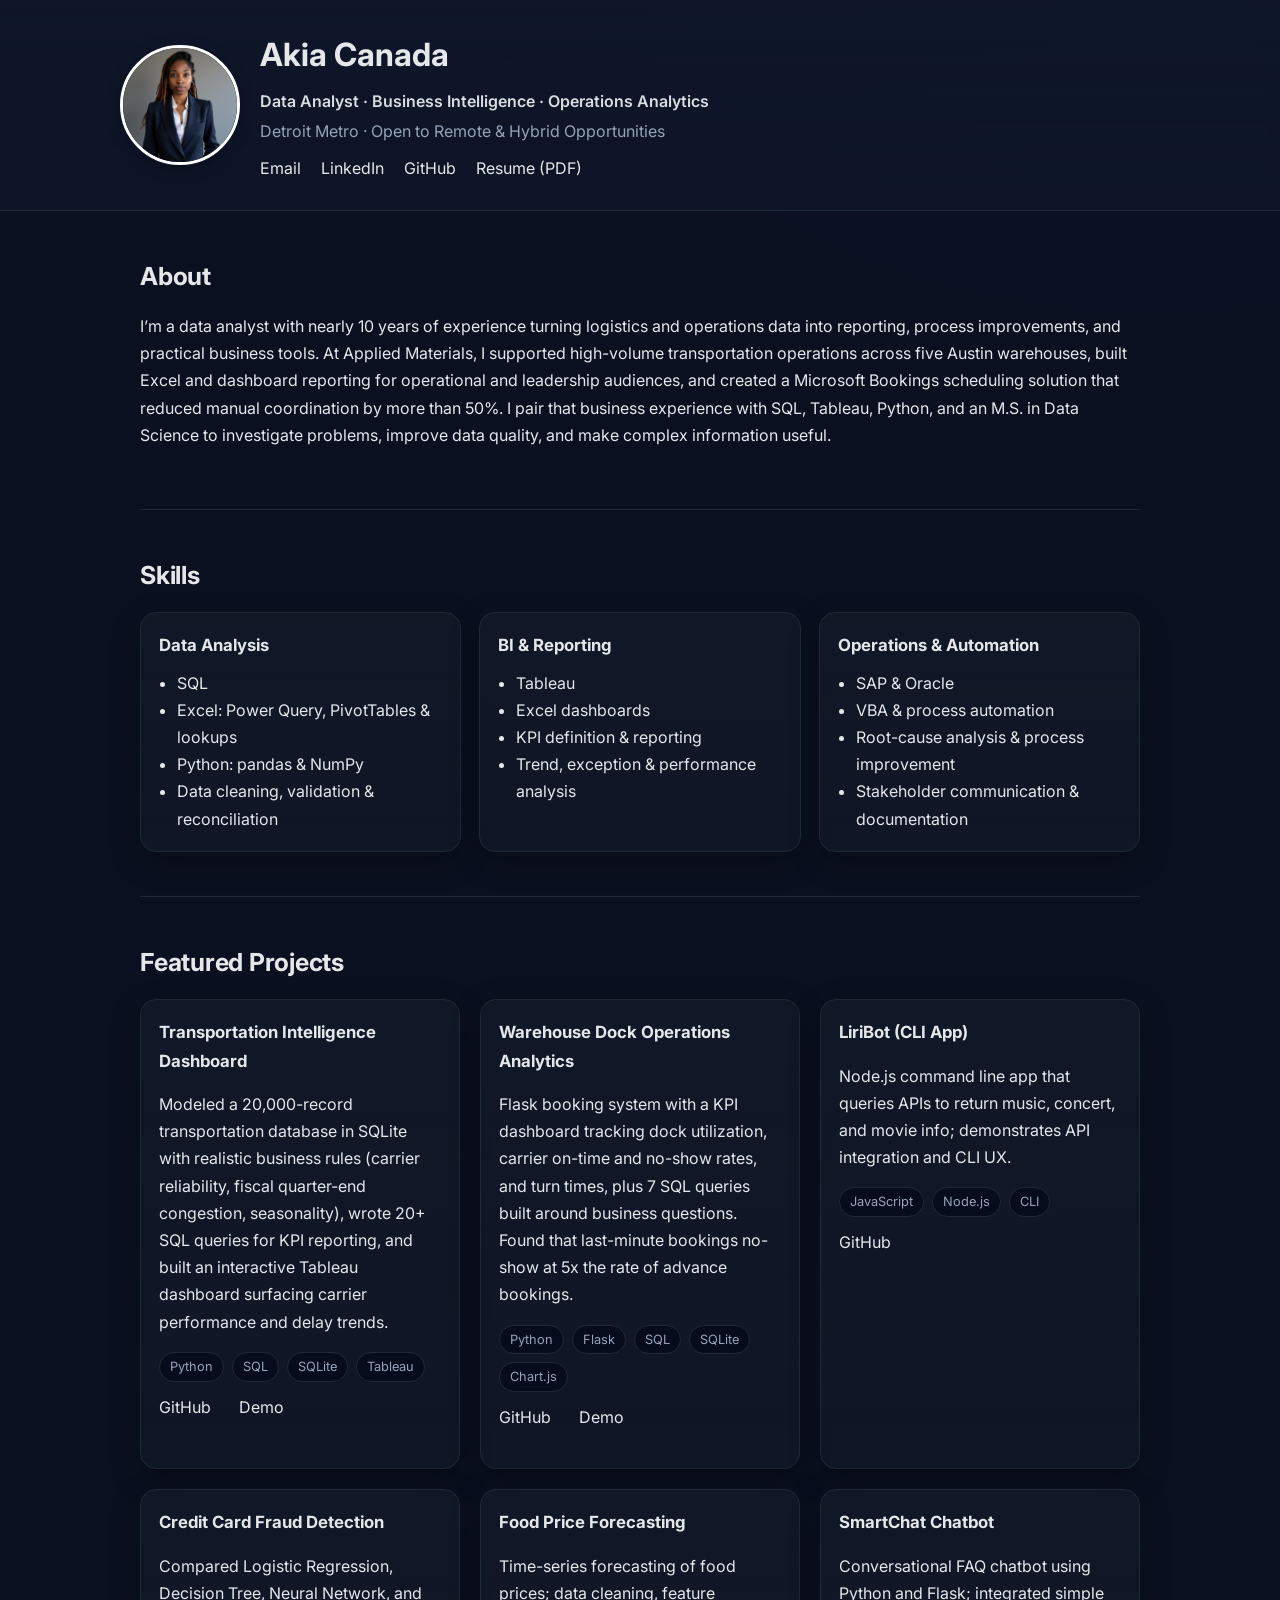
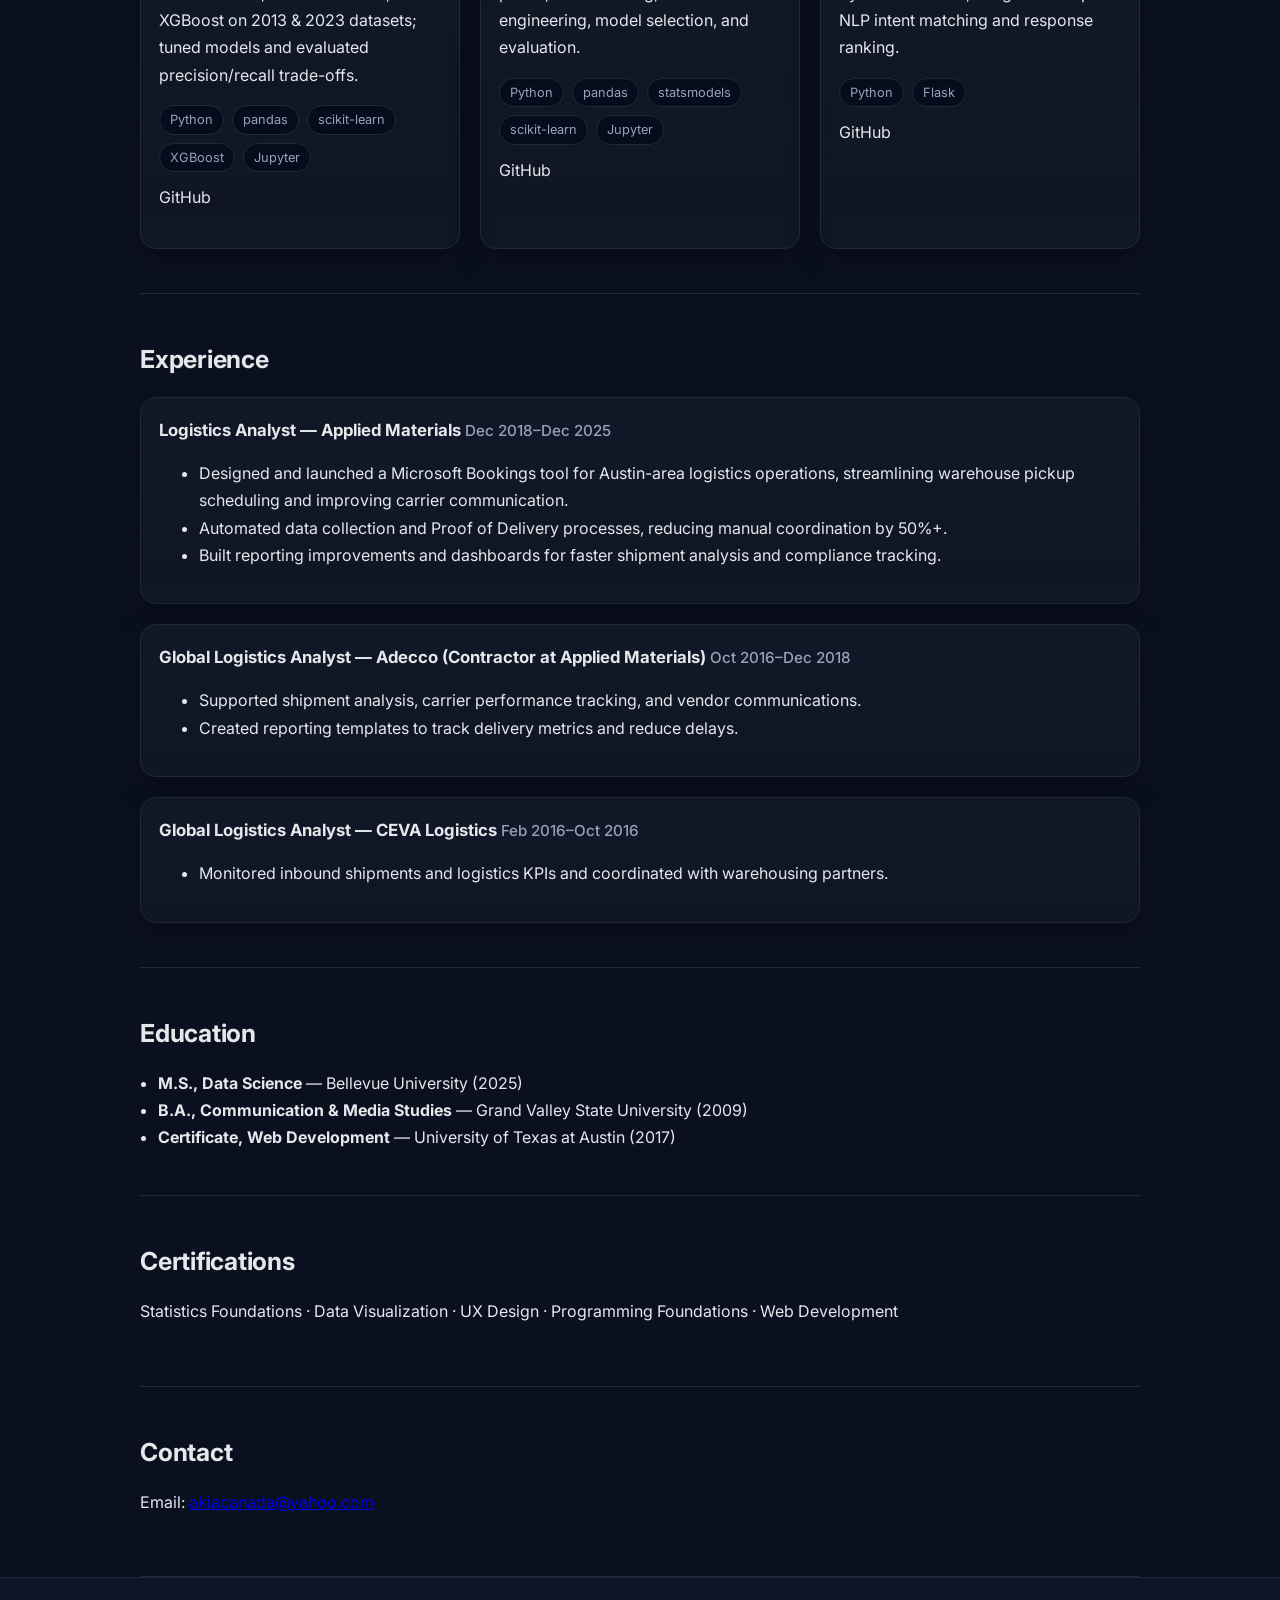
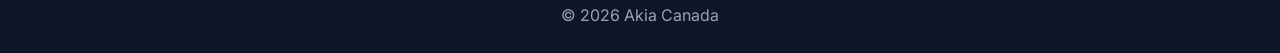
<file: index.html>
<!doctype html>
<html lang="en">
<head>
  <meta charset="utf-8">
  <meta name="viewport" content="width=device-width, initial-scale=1">
  <title>Akia Canada — Data Analyst & Business Intelligence Portfolio</title>
  <meta name="description" content="Akia Canada — Data Analyst specializing in business intelligence, operations analytics, reporting, and process improvement.">
  <meta property="og:title" content="Akia Canada — Data Analyst & Business Intelligence Portfolio">
  <meta property="og:description" content="Analytics projects, business intelligence skills, logistics experience, and contact information.">
  <meta property="og:type" content="website">
  <meta name="theme-color" content="#0f172a">
  <link rel="preconnect" href="https://fonts.gstatic.com" crossorigin>
  <link rel="preconnect" href="https://fonts.googleapis.com">
  <link href="https://fonts.googleapis.com/css2?family=Inter:wght@400;500;600;700&family=Fira+Mono:wght@400;500&display=swap" rel="stylesheet">
  <link rel="stylesheet" href="styles.css">
</head>
<body>
  <header class="site-header">
    <div class="container header-inner">
      <div class="header-container">
        <img src="profile.jpg" alt="Akia Canada" class="profile-photo">
        <div class="header-text">
          <h1>Akia Canada</h1>
          <p class="subtitle">Data Analyst · Business Intelligence · Operations Analytics</p>
          <p class="meta">Detroit Metro · Open to Remote &amp; Hybrid Opportunities</p>
          <nav class="links">
            <a href="mailto:akiacanada@yahoo.com" aria-label="Email Akia">Email</a>
            <a href="https://www.linkedin.com/in/akia-canada" target="_blank" rel="noopener">LinkedIn</a>
            <a href="https://github.com/akiacanada" target="_blank" rel="noopener">GitHub</a>
            <a href="Resume_Akia_Canada.pdf" target="_blank" rel="noopener">Resume (PDF)</a>
          </nav>
        </div>
      </div>
    </div>
  </header>

  <main class="container">
    <section id="about">
      <h2>About</h2>
      <p>
        I’m a data analyst with nearly 10 years of experience turning logistics and operations data into
        reporting, process improvements, and practical business tools. At Applied Materials, I supported
        high-volume transportation operations across five Austin warehouses, built Excel and dashboard
        reporting for operational and leadership audiences, and created a Microsoft Bookings scheduling
        solution that reduced manual coordination by more than 50%. I pair that business experience with
        SQL, Tableau, Python, and an M.S. in Data Science to investigate problems, improve data quality,
        and make complex information useful.
      </p>
    </section>

    <section id="skills">
      <h2>Skills</h2>
      <div class="skills-grid">
        <div class="card">
          <h3>Data Analysis</h3>
          <ul>
            <li>SQL</li>
            <li>Excel: Power Query, PivotTables &amp; lookups</li>
            <li>Python: pandas &amp; NumPy</li>
            <li>Data cleaning, validation &amp; reconciliation</li>
          </ul>
        </div>
        <div class="card">
          <h3>BI &amp; Reporting</h3>
          <ul>
            <li>Tableau</li>
            <li>Excel dashboards</li>
            <li>KPI definition &amp; reporting</li>
            <li>Trend, exception &amp; performance analysis</li>
          </ul>
        </div>
        <div class="card">
          <h3>Operations &amp; Automation</h3>
          <ul>
            <li>SAP &amp; Oracle</li>
            <li>VBA &amp; process automation</li>
            <li>Root-cause analysis &amp; process improvement</li>
            <li>Stakeholder communication &amp; documentation</li>
          </ul>
        </div>
      </div>
    </section>

    <section id="projects">
      <h2>Featured Projects</h2>
      <div id="project-grid" class="project-grid" aria-live="polite"></div>
    </section>

    <section id="experience">
      <h2>Experience</h2>
      <article class="role card">
        <h3>Logistics Analyst — Applied Materials <span class="tenure">Dec 2018–Dec 2025</span></h3>
        <ul>
          <li>Designed and launched a Microsoft Bookings tool for Austin-area logistics operations, streamlining warehouse pickup scheduling and improving carrier communication.</li>
          <li>Automated data collection and Proof of Delivery processes, reducing manual coordination by 50%+.</li>
          <li>Built reporting improvements and dashboards for faster shipment analysis and compliance tracking.</li>
        </ul>
      </article>
      <article class="role card">
        <h3>Global Logistics Analyst — Adecco (Contractor at Applied Materials) <span class="tenure">Oct 2016–Dec 2018</span></h3>
        <ul>
          <li>Supported shipment analysis, carrier performance tracking, and vendor communications.</li>
          <li>Created reporting templates to track delivery metrics and reduce delays.</li>
        </ul>
      </article>
      <article class="role card">
        <h3>Global Logistics Analyst — CEVA Logistics <span class="tenure">Feb 2016–Oct 2016</span></h3>
        <ul>
          <li>Monitored inbound shipments and logistics KPIs and coordinated with warehousing partners.</li>
        </ul>
      </article>
    </section>

    <section id="education">
      <h2>Education</h2>
      <ul class="education-list">
        <li><strong>M.S., Data Science</strong> — Bellevue University (2025)</li>
        <li><strong>B.A., Communication &amp; Media Studies</strong> — Grand Valley State University (2009)</li>
        <li><strong>Certificate, Web Development</strong> — University of Texas at Austin (2017)</li>
      </ul>
    </section>

    <section id="certs">
      <h2>Certifications</h2>
      <p>Statistics Foundations · Data Visualization · UX Design · Programming Foundations · Web Development</p>
    </section>

    <section id="contact">
      <h2>Contact</h2>
      <p>Email: <a href="mailto:akiacanada@yahoo.com">akiacanada@yahoo.com</a></p>
    </section>
  </main>

  <footer class="site-footer">
    <div class="container">
      <p>© <span id="year"></span> Akia Canada</p>
    </div>
  </footer>

  <script src="projects.js?v=5"></script>
  <script src="script.js?v=5"></script>
</body>
</html>
</file>
<file: styles.css>
/* Reset & base */
* { box-sizing: border-box; }
html, body { margin: 0; padding: 0; }
:root {
  --bg: #0b1020;
  --panel: #0f172a;
  --panel-2: #111827;
  --text: #e5e7eb;
  --muted: #94a3b8;
  --accent: #60a5fa;
  --border: #1f2937;
}
body {
  font-family: 'Inter', system-ui, -apple-system, Segoe UI, Roboto, Arial, sans-serif;
  line-height: 1.7;
  color: var(--text);
  background: radial-gradient(1200px 600px at 10% -20%, #1e293b 0%, rgba(30,41,59,0) 60%),
              radial-gradient(1000px 600px at 90% 0%, #0b132b 0%, rgba(11,19,43,0) 60%),
              var(--bg);
}

.container { max-width: 1040px; margin: 0 auto; padding: 0 20px; }

.site-header { border-bottom: 1px solid var(--border); background: linear-gradient(180deg, rgba(15,23,42,0.9), rgba(15,23,42,0.6)); backdrop-filter: blur(6px); position: sticky; top: 0; z-index: 10; }
.header-inner { padding: 28px 0; display: flex; align-items: center; }
.id-block h1 { margin: 0; font-size: 2.1rem; letter-spacing: -0.02em; }
.subtitle { margin: 6px 0 2px; font-weight: 600; color: var(--text); opacity: 0.95; }
.meta { margin: 0 0 10px; color: var(--muted); }
.links a { margin-right: 16px; text-decoration: none; color: var(--text); border-bottom: 1px solid transparent; padding-bottom: 2px; }
.links a:hover { border-color: var(--accent); color: var(--accent); }

main section { padding: 44px 0; border-bottom: 1px solid var(--border); }
h2 { font-size: 1.55rem; margin: 0 0 16px; letter-spacing: -0.01em; }
h3 { margin: 0 0 10px; font-size: 1.05rem; }

.card {
  background: linear-gradient(180deg, rgba(17,24,39,0.9), rgba(17,24,39,0.7));
  border: 1px solid var(--border);
  border-radius: 16px;
  padding: 18px;
  box-shadow: 0 10px 30px rgba(0,0,0,0.25);
  transition: transform .15s ease, box-shadow .15s ease, border-color .15s ease;
}
.card:hover { transform: translateY(-2px); border-color: rgba(96,165,250,0.5); }

.skills-grid {
  display: grid;
  grid-template-columns: repeat(auto-fit, minmax(250px, 1fr));
  gap: 18px;
}
.skills-grid ul { margin: 0; padding-left: 18px; }

.project-grid {
  display: grid;
  grid-template-columns: repeat(auto-fit, minmax(280px, 1fr));
  gap: 20px;
}
.badges { margin: 12px 0; display: flex; flex-wrap: wrap; gap: 8px; }
.badge {
  font-size: .8rem;
  border: 1px solid var(--border);
  color: var(--muted);
  border-radius: 999px;
  padding: 3px 10px;
  white-space: nowrap;
  background: rgba(2,6,23,0.6);
}
.card .links { margin-top: 10px; display: flex; gap: 12px; }
.card .links a { text-decoration: none; border-bottom: 1px solid transparent; color: var(--text); }
.card .links a:hover { border-color: var(--accent); color: var(--accent); }

.header-container{
  display:flex;
  align-items:center;
  gap:20px;
}

.profile-photo{
  width:120px;
  height:120px;
  object-fit:cover;
  border-radius:50%;
  border:3px solid #ffffff;
  box-shadow:0 4px 15px rgba(0,0,0,.25);
}

/* tighten spacing inside the text block so it looks balanced */
.header-text h1{ margin:0 }
.header-text .subtitle{ margin:6px 0 2px }
.header-text .meta{ margin:0 0 10px }


.notes { display: grid; gap: 16px; grid-template-columns: repeat(auto-fit, minmax(240px, 1fr)); }
.note h3 { margin-bottom: 6px; }

.role + .role { margin-top: 20px; }
.tenure { font-weight: 500; color: var(--muted); font-size: .95rem; }

.education-list { margin: 0; padding-left: 18px; color: var(--text); }
.education-list strong { color: var(--text); }

.site-footer { padding: 24px 0; background: linear-gradient(180deg, rgba(15,23,42,0.6), rgba(15,23,42,0.9)); border-top: 1px solid var(--border); }
.site-footer p { margin: 0; text-align: center; color: var(--muted); }

@media (max-width: 600px) {
  .id-block h1 { font-size: 1.7rem; }
}
</file>
